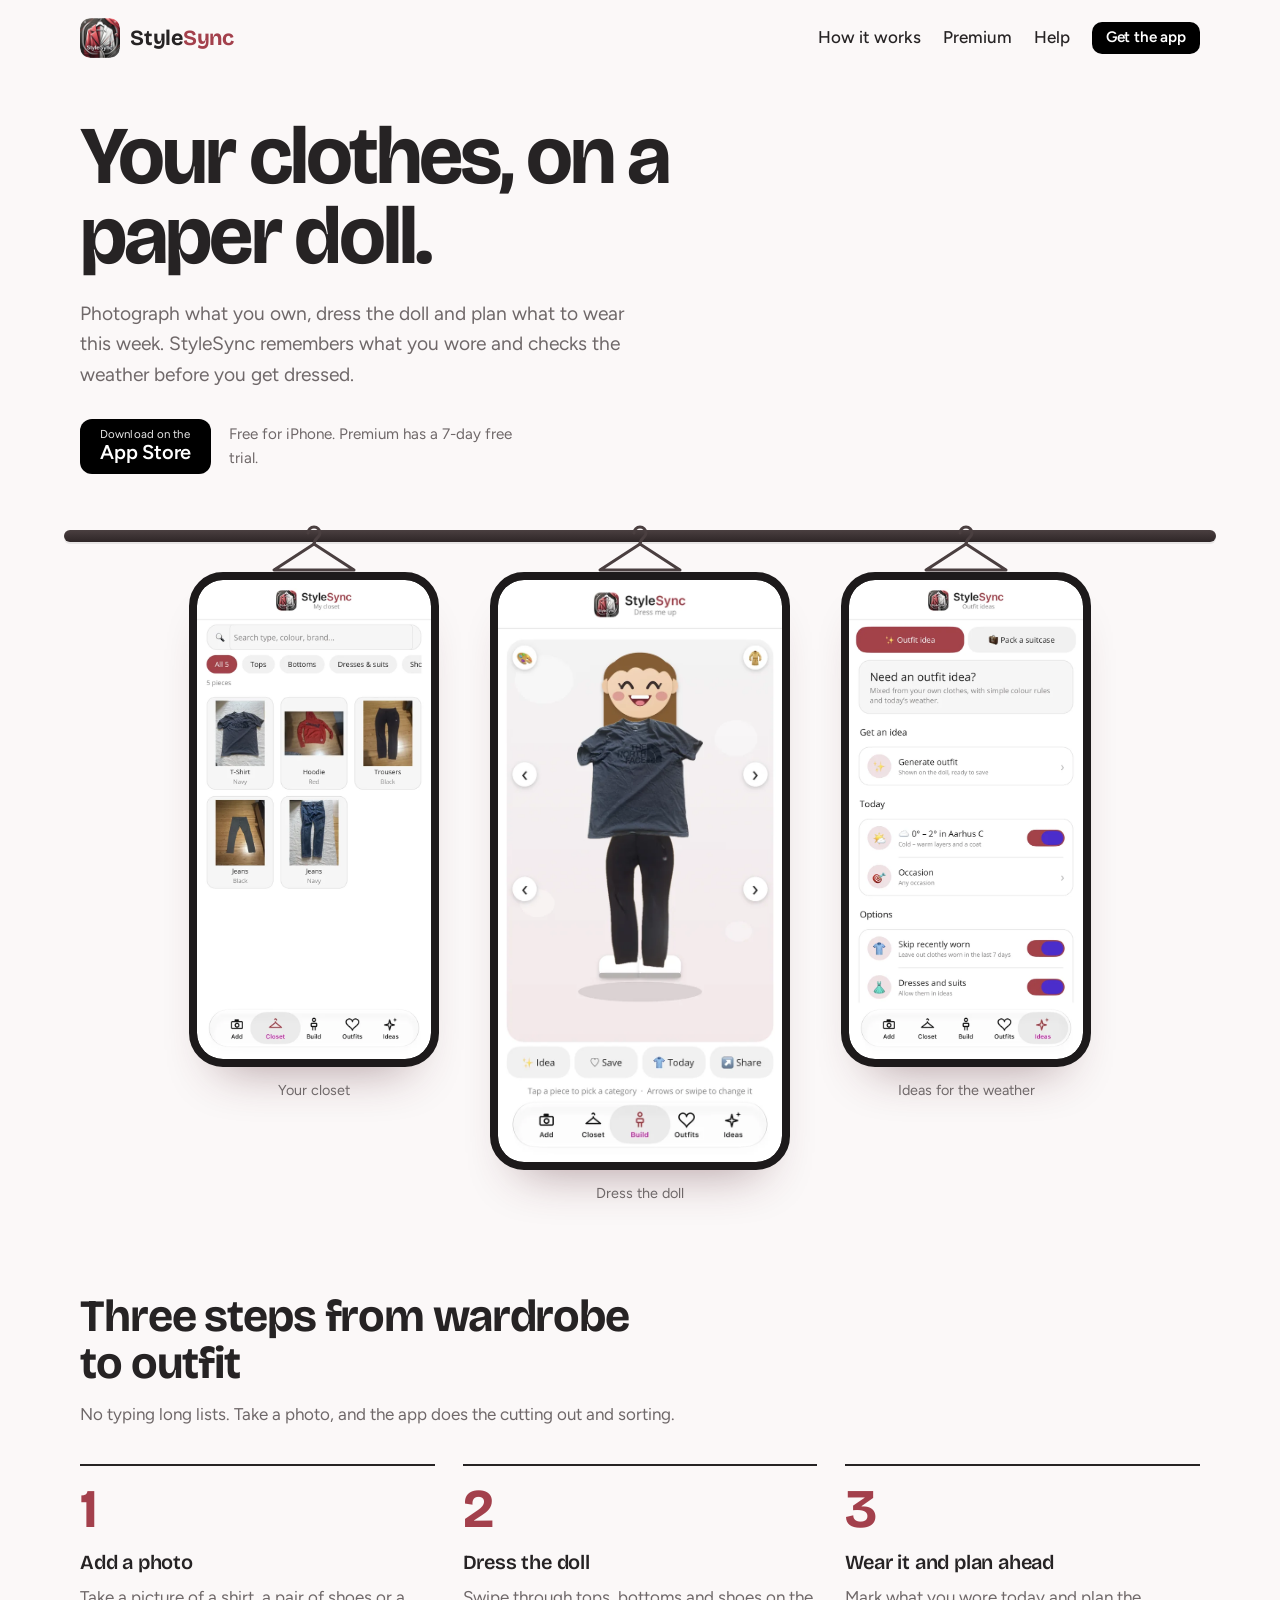
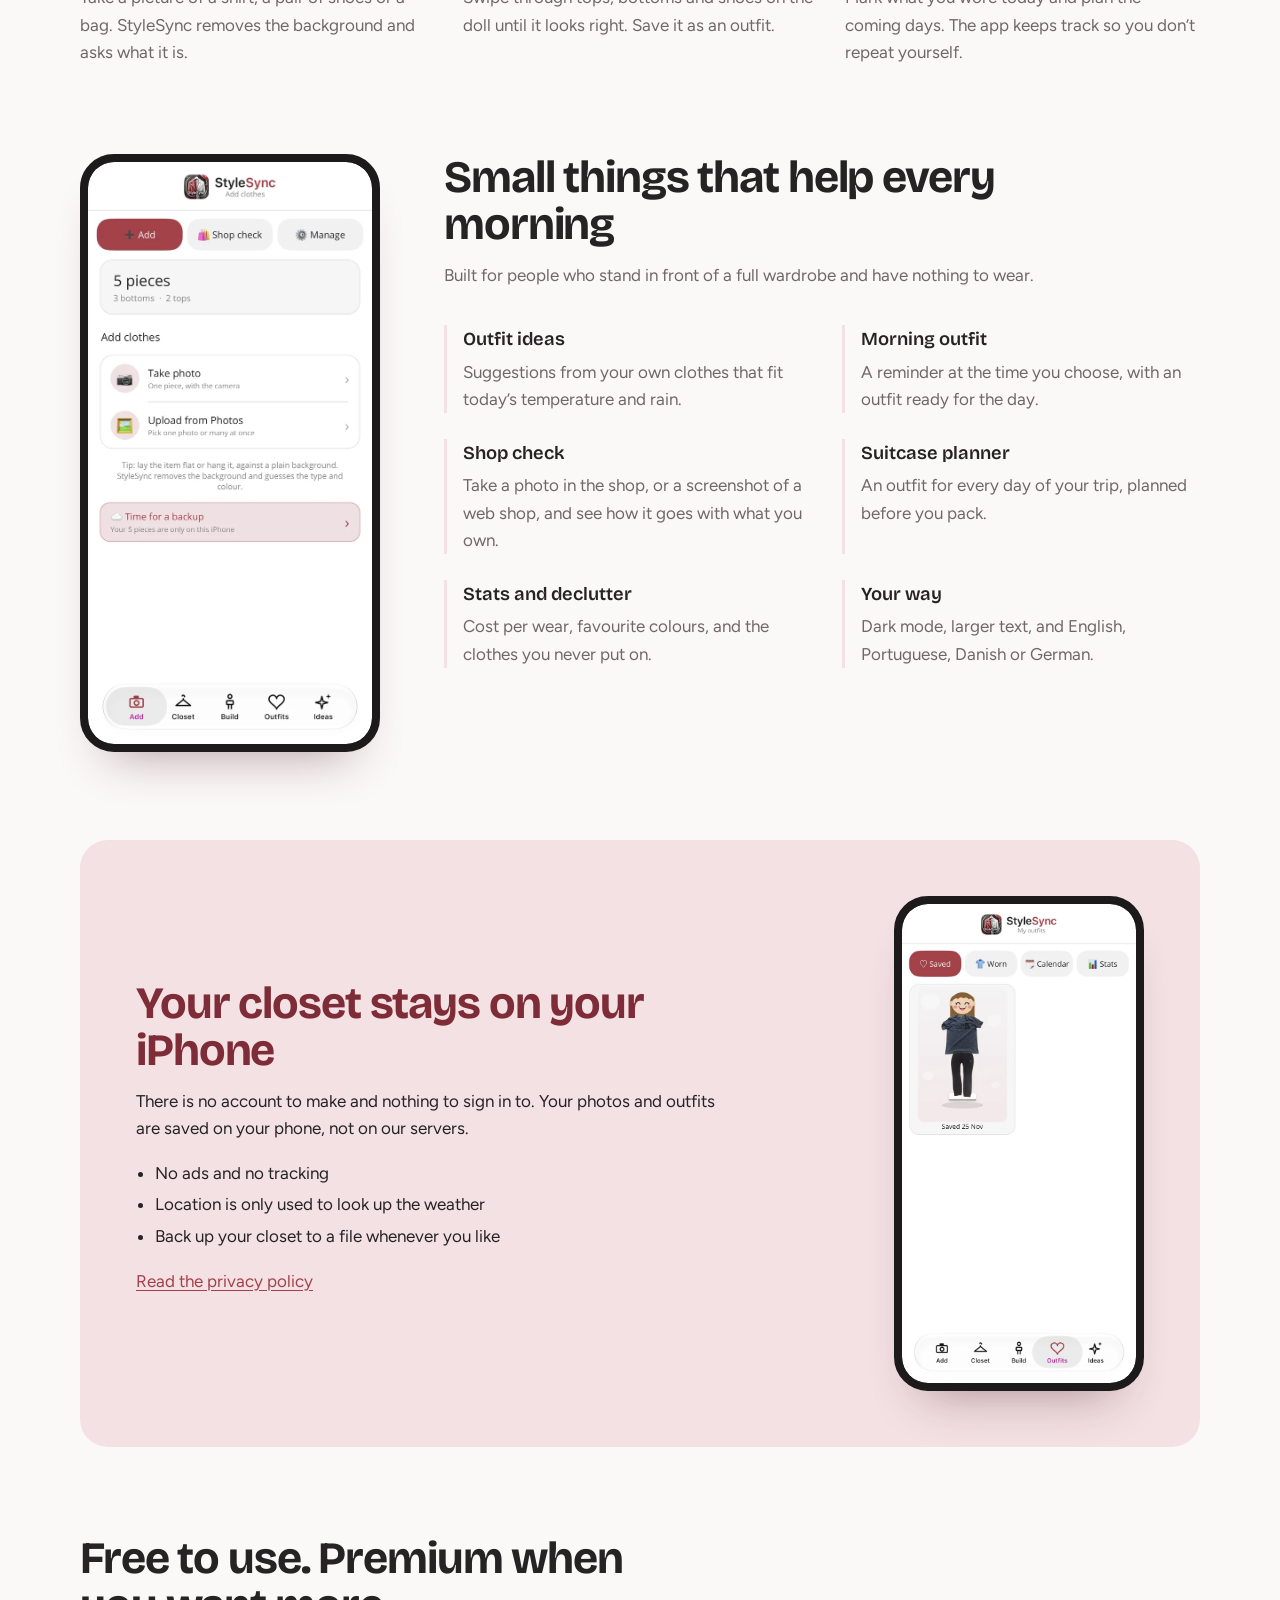
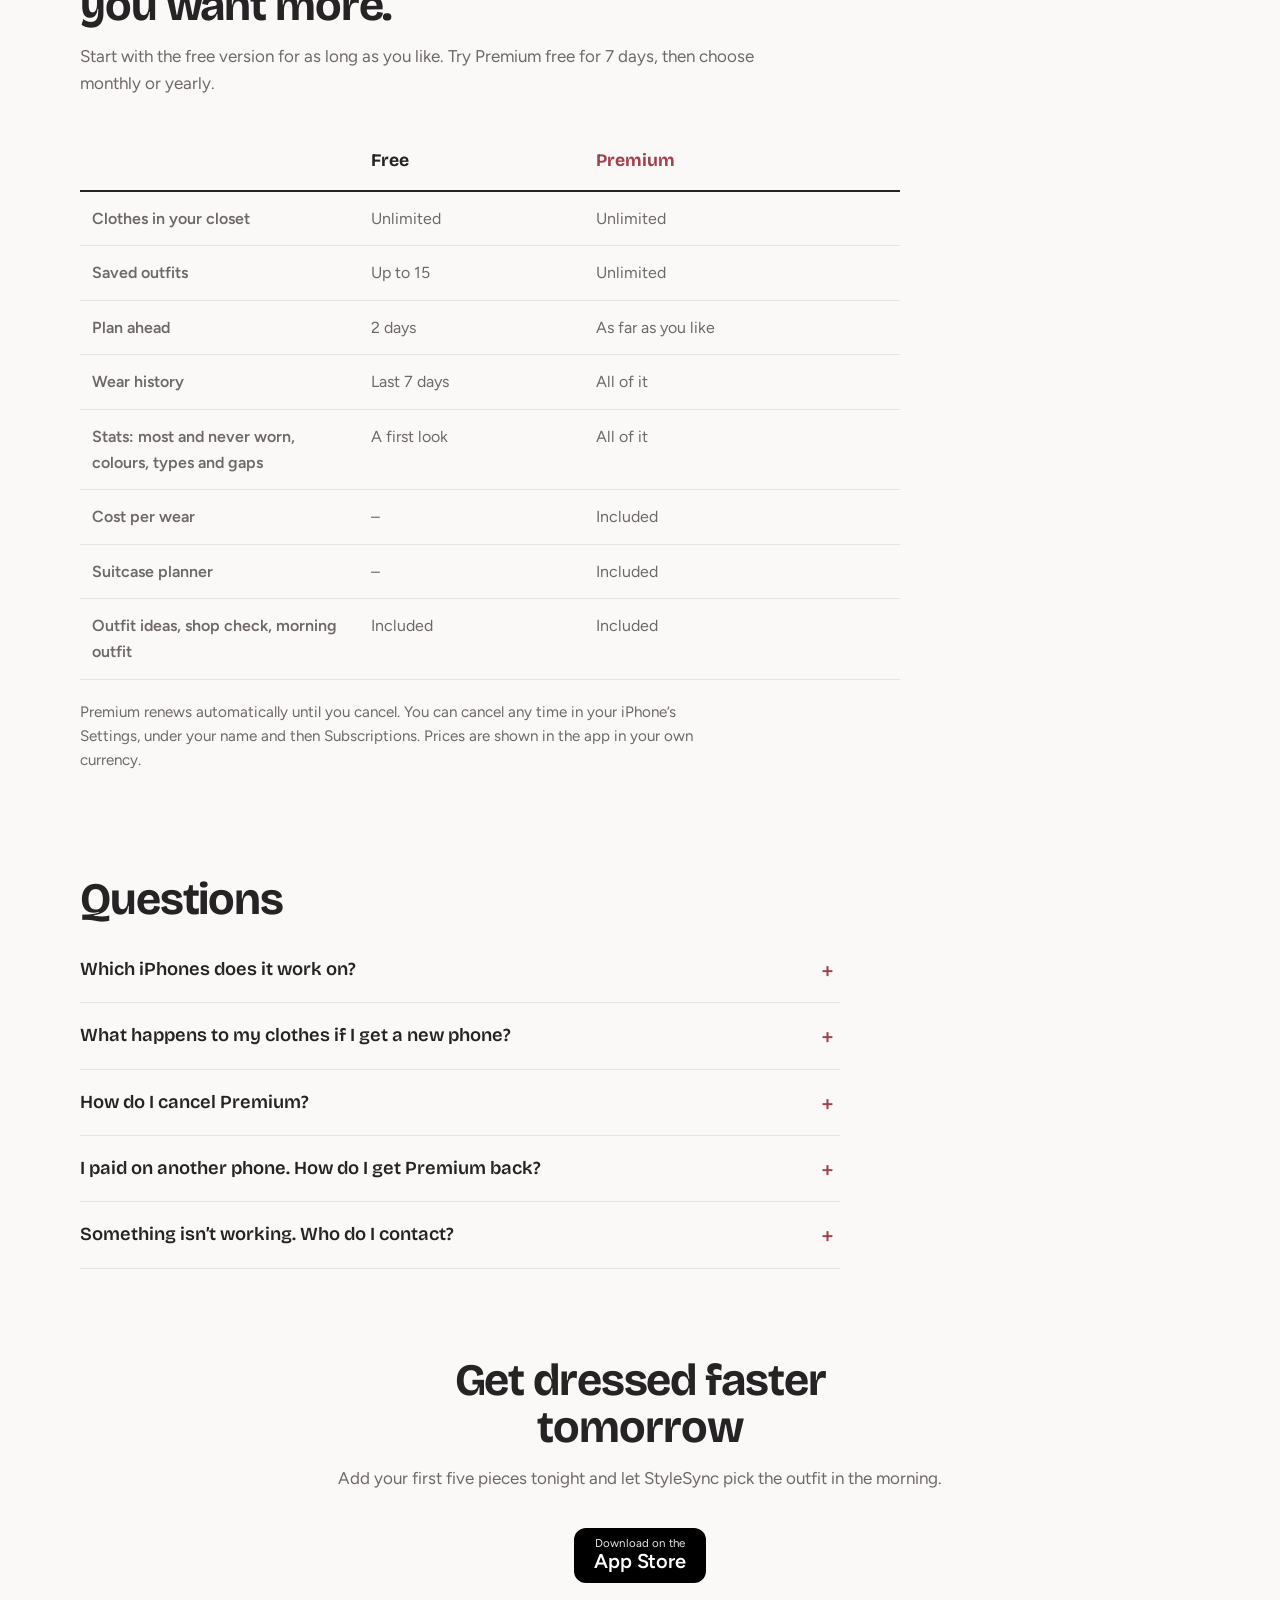
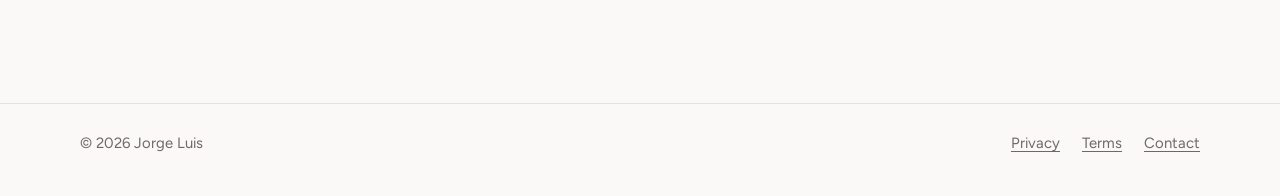
<file: index.html>
<!DOCTYPE html>
<html lang="en">
<head>
<meta charset="utf-8">
<meta name="viewport" content="width=device-width, initial-scale=1">
<title>StyleSync – your closet on a paper doll</title>
<meta name="description" content="StyleSync for iPhone: photograph your clothes, dress a paper doll, plan outfits for the week and the weather. Your closet stays on your phone.">
<link rel="icon" href="img/favicon-64.png">
<link rel="apple-touch-icon" href="img/icon-180.png">
<link rel="preconnect" href="https://fonts.googleapis.com">
<link rel="preconnect" href="https://fonts.gstatic.com" crossorigin>
<link href="https://fonts.googleapis.com/css2?family=Bricolage+Grotesque:opsz,wght@12..96,600;12..96,700&family=Figtree:wght@400;500;600&display=swap" rel="stylesheet">
<link rel="stylesheet" href="style.css">
</head>
<body>

<svg width="0" height="0" style="position:absolute" aria-hidden="true">
  <symbol id="hanger" viewBox="0 0 92 54">
    <path d="M46 20 c0-6 6-6 6-11 a6 6 0 0 0-12 0" fill="none" stroke="currentColor" stroke-width="3" stroke-linecap="round"/>
    <path d="M46 20 L6 46 h80 Z" fill="none" stroke="currentColor" stroke-width="3" stroke-linejoin="round"/>
  </symbol>
</svg>

<header class="wrap top">
  <a class="brand" href="./">
    <img src="img/icon-180.png" alt="" width="40" height="40">
    <span class="wordmark">Style<span>Sync</span></span>
  </a>
  <nav aria-label="Main">
    <a href="#how">How it works</a>
    <a href="#premium">Premium</a>
    <a href="#help">Help</a>
    <a class="store small" href="https://apps.apple.com/app/stylesync/id6740777384"><strong>Get the app</strong></a>
  </nav>
</header>

<main>
  <div class="wrap hero">
    <h1>Your clothes, on a paper doll.</h1>
    <p class="lead">Photograph what you own, dress the doll and plan what to wear this week. StyleSync remembers what you wore and checks the weather before you get dressed.</p>
    <div class="buy">
      <a class="store" href="https://apps.apple.com/app/stylesync/id6740777384">
        <small>Download on the</small>
        <strong>App Store</strong>
      </a>
      <p>Free for iPhone. Premium has a 7-day free trial.</p>
    </div>

    <div class="rail" aria-label="Screens from the app">
      <div class="rail-items">
        <figure class="hang">
          <svg aria-hidden="true"><use href="#hanger"/></svg>
          <div class="phone"><img src="img/closet.webp" width="640" height="1311" alt="The closet screen with clothes grouped by category"></div>
          <figcaption>Your closet</figcaption>
        </figure>
        <figure class="hang main">
          <svg aria-hidden="true"><use href="#hanger"/></svg>
          <div class="phone"><img src="img/build.webp" width="640" height="1311" alt="Building an outfit on the paper doll"></div>
          <figcaption>Dress the doll</figcaption>
        </figure>
        <figure class="hang">
          <svg aria-hidden="true"><use href="#hanger"/></svg>
          <div class="phone"><img src="img/ideas.webp" width="640" height="1311" alt="Outfit ideas for today’s weather"></div>
          <figcaption>Ideas for the weather</figcaption>
        </figure>
      </div>
    </div>
  </div>

  <section id="how" class="wrap">
    <h2>Three steps from wardrobe to outfit</h2>
    <p class="intro">No typing long lists. Take a photo, and the app does the cutting out and sorting.</p>
    <ol class="steps">
      <li>
        <h3>Add a photo</h3>
        <p>Take a picture of a shirt, a pair of shoes or a bag. StyleSync removes the background and asks what it is.</p>
      </li>
      <li>
        <h3>Dress the doll</h3>
        <p>Swipe through tops, bottoms and shoes on the doll until it looks right. Save it as an outfit.</p>
      </li>
      <li>
        <h3>Wear it and plan ahead</h3>
        <p>Mark what you wore today and plan the coming days. The app keeps track so you don’t repeat yourself.</p>
      </li>
    </ol>
  </section>

  <section class="wrap">
    <div class="split">
      <div class="phone"><img src="img/add.webp" width="640" height="1311" alt="Adding a new item of clothing"></div>
      <div>
        <h2>Small things that help every morning</h2>
        <p class="intro">Built for people who stand in front of a full wardrobe and have nothing to wear.</p>
        <dl class="features">
          <div><dt>Outfit ideas</dt><dd>Suggestions from your own clothes that fit today’s temperature and rain.</dd></div>
          <div><dt>Morning outfit</dt><dd>A reminder at the time you choose, with an outfit ready for the day.</dd></div>
          <div><dt>Shop check</dt><dd>Take a photo in the shop, or a screenshot of a web shop, and see how it goes with what you own.</dd></div>
          <div><dt>Suitcase planner</dt><dd>An outfit for every day of your trip, planned before you pack.</dd></div>
          <div><dt>Stats and declutter</dt><dd>Cost per wear, favourite colours, and the clothes you never put on.</dd></div>
          <div><dt>Your way</dt><dd>Dark mode, larger text, and English, Portuguese, Danish or German.</dd></div>
        </dl>
      </div>
    </div>
  </section>

  <section class="wrap">
    <div class="band">
      <div>
        <h2>Your closet stays on your iPhone</h2>
        <p>There is no account to make and nothing to sign in to. Your photos and outfits are saved on your phone, not on our servers.</p>
        <ul>
          <li>No ads and no tracking</li>
          <li>Location is only used to look up the weather</li>
          <li>Back up your closet to a file whenever you like</li>
        </ul>
        <p style="margin-top:18px"><a href="privacy.html">Read the privacy policy</a></p>
      </div>
      <div class="phone"><img src="img/outfits.webp" width="640" height="1311" alt="Saved outfits"></div>
    </div>
  </section>

  <section id="premium" class="wrap">
    <h2>Free to use. Premium when you want more.</h2>
    <p class="intro">Start with the free version for as long as you like. Try Premium free for 7 days, then choose monthly or yearly.</p>
    <table class="compare">
      <thead><tr><th scope="col"><span class="sr">Feature</span></th><th scope="col">Free</th><th scope="col">Premium</th></tr></thead>
      <tbody>
        <tr><td>Clothes in your closet</td><td>Unlimited</td><td>Unlimited</td></tr>
        <tr><td>Saved outfits</td><td>Up to 15</td><td>Unlimited</td></tr>
        <tr><td>Plan ahead</td><td>2 days</td><td>As far as you like</td></tr>
        <tr><td>Wear history</td><td>Last 7 days</td><td>All of it</td></tr>
        <tr><td>Stats: most and never worn, colours, types and gaps</td><td>A first look</td><td>All of it</td></tr>
        <tr><td>Cost per wear</td><td>–</td><td>Included</td></tr>
        <tr><td>Suitcase planner</td><td>–</td><td>Included</td></tr>
        <tr><td>Outfit ideas, shop check, morning outfit</td><td>Included</td><td>Included</td></tr>
      </tbody>
    </table>
    <p class="note">Premium renews automatically until you cancel. You can cancel any time in your iPhone’s Settings, under your name and then Subscriptions. Prices are shown in the app in your own currency.</p>
  </section>

  <section id="help" class="wrap">
    <h2>Questions</h2>
    <div class="faq">
      <details>
        <summary>Which iPhones does it work on?</summary>
        <p>Any iPhone with iOS 15 or newer.</p>
      </details>
      <details>
        <summary>What happens to my clothes if I get a new phone?</summary>
        <p>Open Settings in the app and make a backup. Save the file to iCloud Drive or send it to yourself, then restore it on the new phone.</p>
      </details>
      <details>
        <summary>How do I cancel Premium?</summary>
        <p>Open Settings on your iPhone, tap your name, then Subscriptions, and choose StyleSync. Cancel at least 24 hours before the period ends to avoid the next payment.</p>
      </details>
      <details>
        <summary>I paid on another phone. How do I get Premium back?</summary>
        <p>Sign in with the same Apple ID, open Premium in the app and tap Restore.</p>
      </details>
      <details>
        <summary>Something isn’t working. Who do I contact?</summary>
        <p>Write to <a href="mailto:stylesync.dev@gmail.com">stylesync.dev@gmail.com</a> and tell us which iPhone and iOS version you use. We answer in English, Portuguese and Danish.</p>
      </details>
    </div>
  </section>

  <section class="wrap closing">
    <h2>Get dressed faster tomorrow</h2>
    <p class="intro">Add your first five pieces tonight and let StyleSync pick the outfit in the morning.</p>
    <a class="store" href="https://apps.apple.com/app/stylesync/id6740777384">
      <small>Download on the</small>
      <strong>App Store</strong>
    </a>
  </section>
</main>

<footer>
  <div class="wrap">
    <span>© 2026 Jorge Luis</span>
    <nav aria-label="Legal">
      <a href="privacy.html">Privacy</a>
      <a href="terms.html">Terms</a>
      <a href="mailto:stylesync.dev@gmail.com">Contact</a>
    </nav>
  </div>
</footer>

</body>
</html>
</file>
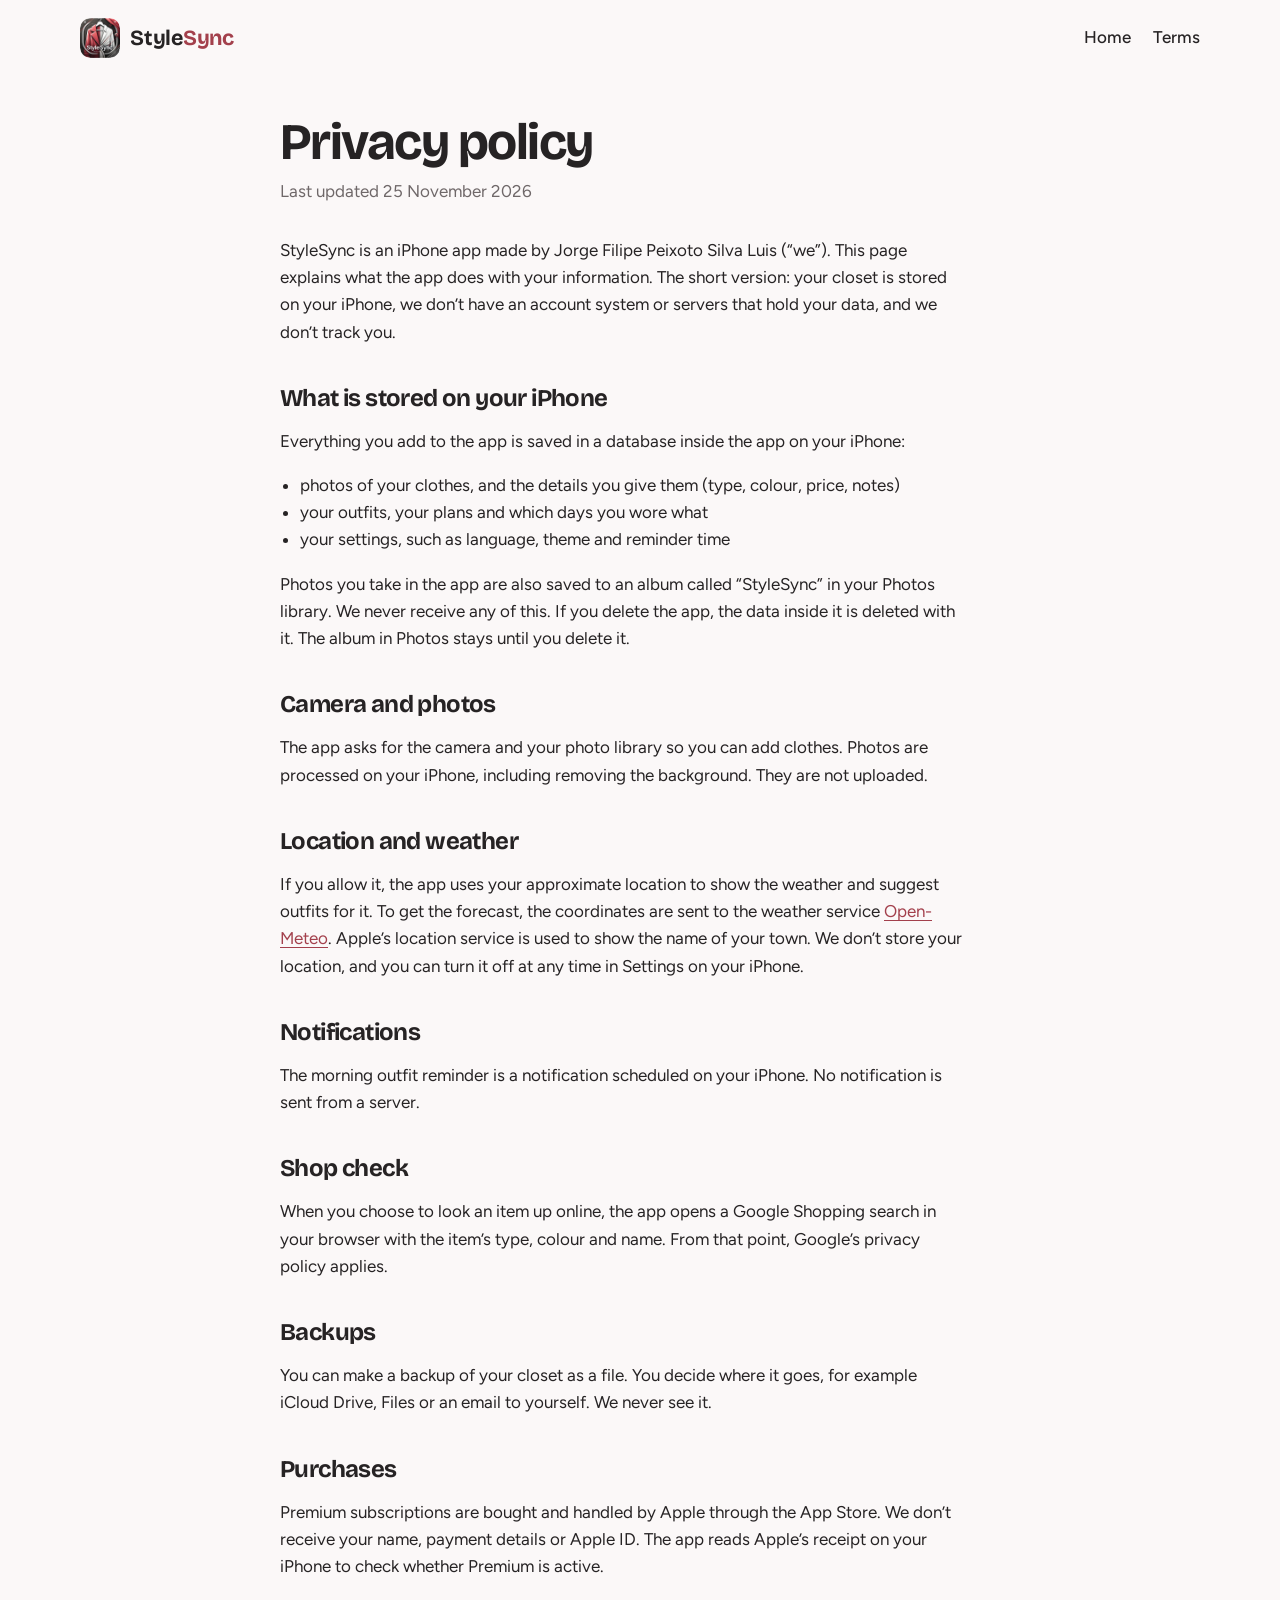
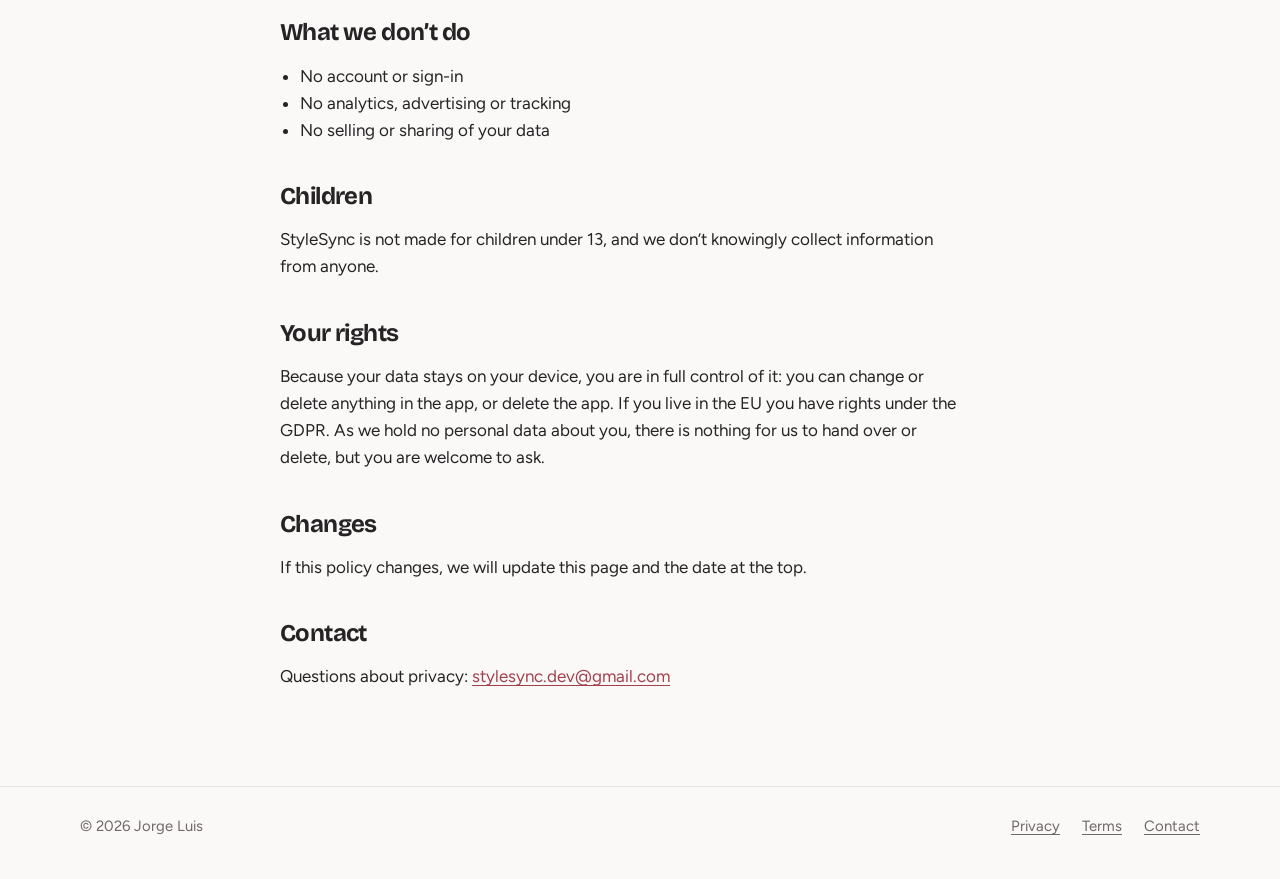
<file: privacy.html>
<!DOCTYPE html>
<html lang="en">
<head>
<meta charset="utf-8">
<meta name="viewport" content="width=device-width, initial-scale=1">
<title>Privacy policy – StyleSync</title>
<link rel="icon" href="img/favicon-64.png">
<link rel="preconnect" href="https://fonts.googleapis.com">
<link rel="preconnect" href="https://fonts.gstatic.com" crossorigin>
<link href="https://fonts.googleapis.com/css2?family=Bricolage+Grotesque:opsz,wght@12..96,600;12..96,700&family=Figtree:wght@400;500;600&display=swap" rel="stylesheet">
<link rel="stylesheet" href="style.css">
</head>
<body>
<header class="wrap top">
  <a class="brand" href="./"><img src="img/icon-180.png" alt="" width="40" height="40"><span class="wordmark">Style<span>Sync</span></span></a>
  <nav aria-label="Main"><a href="./">Home</a><a href="terms.html">Terms</a></nav>
</header>

<main class="wrap doc">
  <h1>Privacy policy</h1>
  <p class="updated">Last updated 25 November 2026</p>

  <p>StyleSync is an iPhone app made by Jorge Filipe Peixoto Silva Luis (“we”). This page explains what the app does with your information. The short version: your closet is stored on your iPhone, we don’t have an account system or servers that hold your data, and we don’t track you.</p>

  <h2>What is stored on your iPhone</h2>
  <p>Everything you add to the app is saved in a database inside the app on your iPhone:</p>
  <ul>
    <li>photos of your clothes, and the details you give them (type, colour, price, notes)</li>
    <li>your outfits, your plans and which days you wore what</li>
    <li>your settings, such as language, theme and reminder time</li>
  </ul>
  <p>Photos you take in the app are also saved to an album called “StyleSync” in your Photos library. We never receive any of this. If you delete the app, the data inside it is deleted with it. The album in Photos stays until you delete it.</p>

  <h2>Camera and photos</h2>
  <p>The app asks for the camera and your photo library so you can add clothes. Photos are processed on your iPhone, including removing the background. They are not uploaded.</p>

  <h2>Location and weather</h2>
  <p>If you allow it, the app uses your approximate location to show the weather and suggest outfits for it. To get the forecast, the coordinates are sent to the weather service <a href="https://open-meteo.com/">Open-Meteo</a>. Apple’s location service is used to show the name of your town. We don’t store your location, and you can turn it off at any time in Settings on your iPhone.</p>

  <h2>Notifications</h2>
  <p>The morning outfit reminder is a notification scheduled on your iPhone. No notification is sent from a server.</p>

  <h2>Shop check</h2>
  <p>When you choose to look an item up online, the app opens a Google Shopping search in your browser with the item’s type, colour and name. From that point, Google’s privacy policy applies.</p>

  <h2>Backups</h2>
  <p>You can make a backup of your closet as a file. You decide where it goes, for example iCloud Drive, Files or an email to yourself. We never see it.</p>

  <h2>Purchases</h2>
  <p>Premium subscriptions are bought and handled by Apple through the App Store. We don’t receive your name, payment details or Apple ID. The app reads Apple’s receipt on your iPhone to check whether Premium is active.</p>

  <h2>What we don’t do</h2>
  <ul>
    <li>No account or sign-in</li>
    <li>No analytics, advertising or tracking</li>
    <li>No selling or sharing of your data</li>
  </ul>

  <h2>Children</h2>
  <p>StyleSync is not made for children under 13, and we don’t knowingly collect information from anyone.</p>

  <h2>Your rights</h2>
  <p>Because your data stays on your device, you are in full control of it: you can change or delete anything in the app, or delete the app. If you live in the EU you have rights under the GDPR. As we hold no personal data about you, there is nothing for us to hand over or delete, but you are welcome to ask.</p>

  <h2>Changes</h2>
  <p>If this policy changes, we will update this page and the date at the top.</p>

  <h2>Contact</h2>
  <p>Questions about privacy: <a href="mailto:stylesync.dev@gmail.com">stylesync.dev@gmail.com</a></p>
</main>

<footer>
  <div class="wrap">
    <span>© 2026 Jorge Luis</span>
    <nav aria-label="Legal"><a href="privacy.html">Privacy</a><a href="terms.html">Terms</a><a href="mailto:stylesync.dev@gmail.com">Contact</a></nav>
  </div>
</footer>
</body>
</html>
</file>
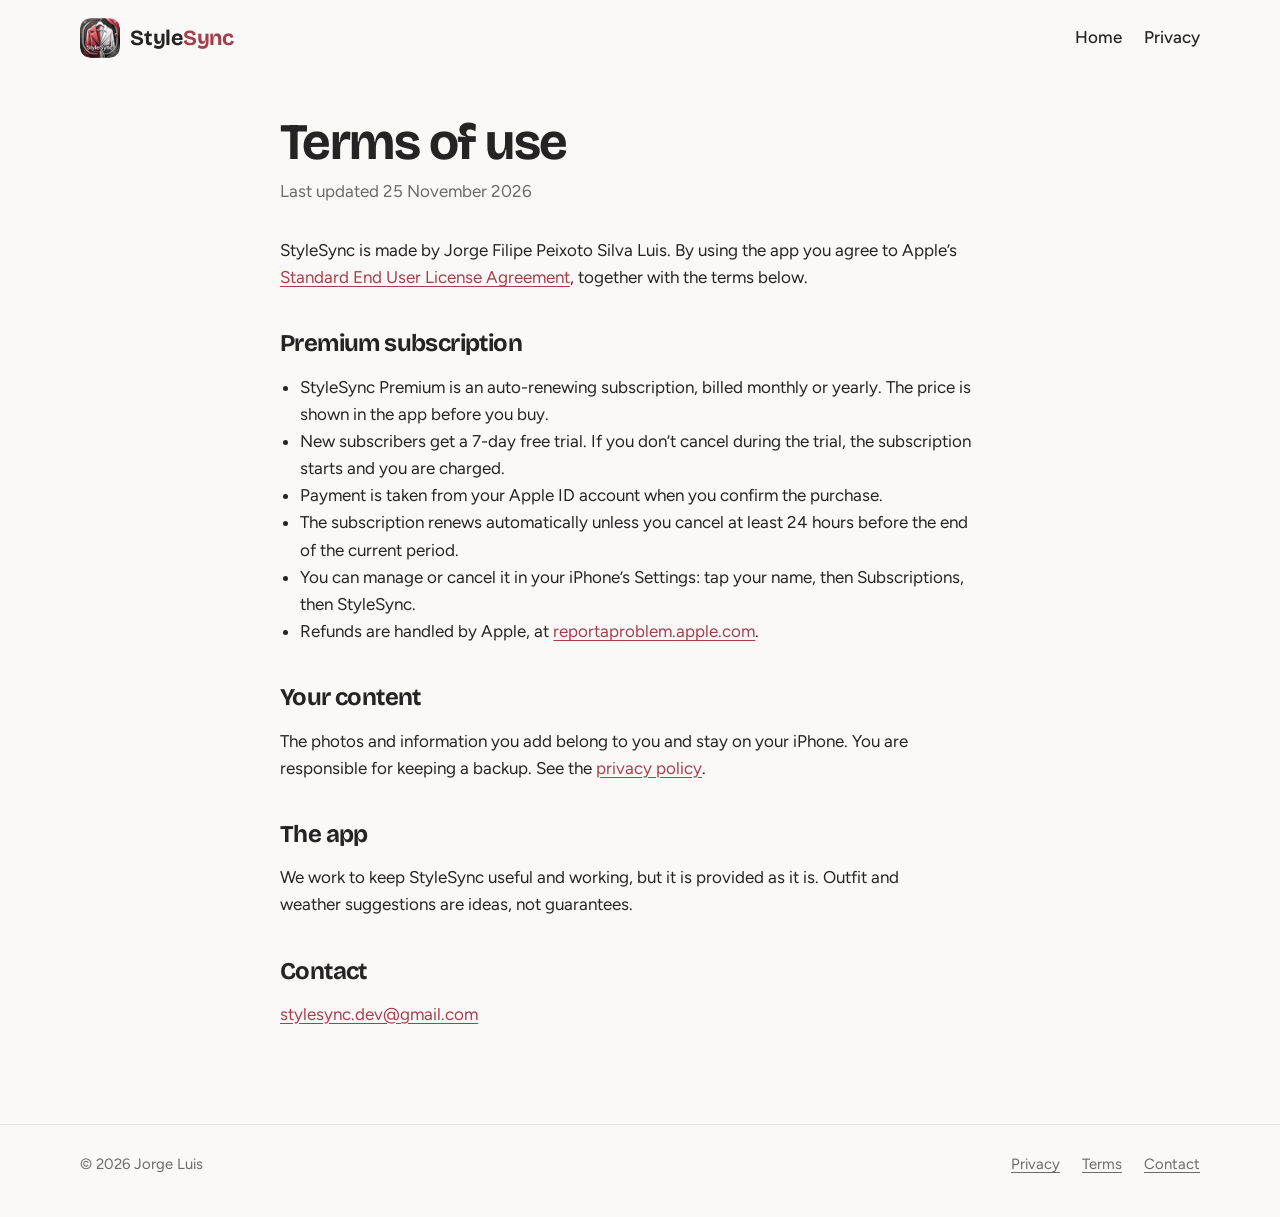
<file: terms.html>
<!DOCTYPE html>
<html lang="en">
<head>
<meta charset="utf-8">
<meta name="viewport" content="width=device-width, initial-scale=1">
<title>Terms of use – StyleSync</title>
<link rel="icon" href="img/favicon-64.png">
<link rel="preconnect" href="https://fonts.googleapis.com">
<link rel="preconnect" href="https://fonts.gstatic.com" crossorigin>
<link href="https://fonts.googleapis.com/css2?family=Bricolage+Grotesque:opsz,wght@12..96,600;12..96,700&family=Figtree:wght@400;500;600&display=swap" rel="stylesheet">
<link rel="stylesheet" href="style.css">
</head>
<body>
<header class="wrap top">
  <a class="brand" href="./"><img src="img/icon-180.png" alt="" width="40" height="40"><span class="wordmark">Style<span>Sync</span></span></a>
  <nav aria-label="Main"><a href="./">Home</a><a href="privacy.html">Privacy</a></nav>
</header>

<main class="wrap doc">
  <h1>Terms of use</h1>
  <p class="updated">Last updated 25 November 2026</p>

  <p>StyleSync is made by Jorge Filipe Peixoto Silva Luis. By using the app you agree to Apple’s <a href="https://www.apple.com/legal/internet-services/itunes/dev/stdeula/">Standard End User License Agreement</a>, together with the terms below.</p>

  <h2>Premium subscription</h2>
  <ul>
    <li>StyleSync Premium is an auto-renewing subscription, billed monthly or yearly. The price is shown in the app before you buy.</li>
    <li>New subscribers get a 7-day free trial. If you don’t cancel during the trial, the subscription starts and you are charged.</li>
    <li>Payment is taken from your Apple ID account when you confirm the purchase.</li>
    <li>The subscription renews automatically unless you cancel at least 24 hours before the end of the current period.</li>
    <li>You can manage or cancel it in your iPhone’s Settings: tap your name, then Subscriptions, then StyleSync.</li>
    <li>Refunds are handled by Apple, at <a href="https://reportaproblem.apple.com/">reportaproblem.apple.com</a>.</li>
  </ul>

  <h2>Your content</h2>
  <p>The photos and information you add belong to you and stay on your iPhone. You are responsible for keeping a backup. See the <a href="privacy.html">privacy policy</a>.</p>

  <h2>The app</h2>
  <p>We work to keep StyleSync useful and working, but it is provided as it is. Outfit and weather suggestions are ideas, not guarantees.</p>

  <h2>Contact</h2>
  <p><a href="mailto:stylesync.dev@gmail.com">stylesync.dev@gmail.com</a></p>
</main>

<footer>
  <div class="wrap">
    <span>© 2026 Jorge Luis</span>
    <nav aria-label="Legal"><a href="privacy.html">Privacy</a><a href="terms.html">Terms</a><a href="mailto:stylesync.dev@gmail.com">Contact</a></nav>
  </div>
</footer>
</body>
</html>
</file>
<file: style.css>
/* StyleSync website – same colours as the app */
:root {
  --chalk: #FBF8F8;   /* page */
  --paper: #FFFFFF;
  --blush: #F3E1E3;   /* soft pink, as the round icons in the app */
  --wine:  #A3404C;   /* StyleSync red, as the selected buttons */
  --wine-deep: #7E2C37;
  --ink:   #262324;
  --graphite: #6F6869;
  --line:  #E5E2E2;
  --rail:  #4A3F40;   /* the clothes rail */
  --display: "Bricolage Grotesque", "Figtree", system-ui, sans-serif;
  --body: "Figtree", system-ui, -apple-system, sans-serif;
  --measure: 62ch;
}

* { box-sizing: border-box; }
html { -webkit-text-size-adjust: 100%; }
body {
  margin: 0;
  background: var(--chalk);
  color: var(--ink);
  font-family: var(--body);
  font-size: 1.0625rem;
  line-height: 1.6;
}
img { max-width: 100%; display: block; }
a { color: var(--wine); text-underline-offset: 0.18em; }
a:hover { color: var(--wine-deep); }
:focus-visible { outline: 3px solid var(--wine); outline-offset: 3px; border-radius: 6px; }

.wrap { width: min(1120px, 100% - 32px); margin-inline: auto; }

/* ---------- header ---------- */
.top {
  display: flex; align-items: center; justify-content: space-between;
  padding: 18px 0;
}
.brand { display: flex; align-items: center; gap: 10px; text-decoration: none; color: var(--ink); }
.brand img { width: 40px; height: 40px; border-radius: 10px; }
.wordmark { font-family: var(--display); font-weight: 700; font-size: 1.35rem; letter-spacing: -0.01em; }
.wordmark span { color: var(--wine); }
.top nav { display: flex; gap: 22px; align-items: center; }
.top nav a { color: var(--ink); text-decoration: none; font-weight: 500; }
.top nav a:hover { color: var(--wine); }

/* ---------- buttons ---------- */
.store {
  display: inline-flex; flex-direction: column; justify-content: center;
  background: #000; color: #fff; text-decoration: none;
  border-radius: 12px; padding: 9px 20px 10px; line-height: 1.15;
  min-height: 52px;
}
.store small { font-size: 0.72rem; letter-spacing: 0.01em; opacity: 0.9; }
.store strong { font-size: 1.25rem; font-weight: 600; letter-spacing: -0.01em; }
.store:hover { color: #fff; background: #222; }
.store.small { min-height: 0; padding: 7px 14px; border-radius: 10px; }
.store.small strong { font-size: 0.95rem; }

/* ---------- hero ---------- */
.hero { padding: 40px 0 0; }
.hero h1 {
  font-family: var(--display);
  font-weight: 700;
  font-size: clamp(2.6rem, 6.4vw, 5.2rem);
  line-height: 0.98;
  letter-spacing: -0.035em;
  margin: 0 0 22px;
  max-width: 13ch;
}
.hero .lead { font-size: 1.2rem; color: var(--graphite); max-width: 46ch; margin: 0 0 28px; }
.hero .buy { display: flex; flex-wrap: wrap; align-items: center; gap: 14px 18px; }
.hero .buy p { margin: 0; color: var(--graphite); font-size: 0.95rem; max-width: 30ch; }

/* The clothes rail: the app's screens hang from it like garments */
.rail {
  position: relative;
  margin-top: 56px;
  padding-top: 26px;
}
.rail::before {             /* the bar */
  content: ""; position: absolute; left: -16px; right: -16px; top: 0; height: 12px;
  background: linear-gradient(var(--rail), #2E2627);
  border-radius: 6px;
  box-shadow: 0 2px 0 rgba(0,0,0,.08);
}
.rail-items {
  display: flex; justify-content: center; align-items: flex-start;
  gap: clamp(12px, 4vw, 56px);
}
.hang {
  display: flex; flex-direction: column; align-items: center;
  transform-origin: 50% -26px;
  margin: 0;
}
.hang svg { width: 92px; height: 54px; margin-top: -32px; margin-bottom: -6px; color: var(--rail); }
.hang figcaption { font-size: 0.9rem; color: var(--graphite); margin-top: 12px; }
.phone {
  width: clamp(150px, 22vw, 250px);
  border-radius: 34px;
  border: 8px solid #1d1a1b;
  background: #1d1a1b;
  overflow: hidden;
  box-shadow: 0 30px 50px -30px rgba(80, 30, 40, .45);
}
.phone img { border-radius: 26px; width: 100%; height: auto; }
.hang.main .phone { width: clamp(190px, 27vw, 300px); }

@media (prefers-reduced-motion: no-preference) {
  .hang { animation: settle 1.6s cubic-bezier(.3,.6,.3,1) both; }
  .hang:nth-child(1) { animation-delay: .05s; --tilt: -5deg; }
  .hang:nth-child(2) { animation-delay: 0s;   --tilt: 4deg; }
  .hang:nth-child(3) { animation-delay: .1s;  --tilt: 6deg; }
  @keyframes settle {
    0%   { transform: rotate(var(--tilt)); }
    35%  { transform: rotate(calc(var(--tilt) * -0.5)); }
    65%  { transform: rotate(calc(var(--tilt) * 0.2)); }
    100% { transform: rotate(0deg); }
  }
}

@media (max-width: 700px) {
  .top nav a:not(.store) { display: none; }
  .rail-items { gap: 0; }
  .hang:not(.main) { margin-top: 40px; }
  .hang:not(.main) .phone { width: 118px; border-width: 5px; border-radius: 22px; }
  .hang:not(.main) .phone img { border-radius: 17px; }
  .hang:first-child { margin-right: -26px; z-index: 0; }
  .hang:last-child { margin-left: -26px; z-index: 0; }
  .hang.main { z-index: 1; }
  .hang.main .phone { width: 190px; border-width: 6px; border-radius: 28px; }
  .hang svg { width: 64px; }
  .hang figcaption { display: none; }
}

/* ---------- sections ---------- */
section { padding: 88px 0 0; }
h2 {
  font-family: var(--display);
  font-weight: 700;
  font-size: clamp(1.9rem, 3.6vw, 2.8rem);
  line-height: 1.05;
  letter-spacing: -0.025em;
  margin: 0 0 14px;
  max-width: 20ch;
}
h3 { font-family: var(--display); font-weight: 600; font-size: 1.25rem; letter-spacing: -0.01em; margin: 0 0 6px; }
.intro { color: var(--graphite); max-width: var(--measure); margin: 0 0 36px; }

/* How it works: a real sequence */
.steps { list-style: none; margin: 0; padding: 0; display: grid; grid-template-columns: repeat(3, 1fr); gap: 28px; counter-reset: step; }
.steps li { counter-increment: step; border-top: 2px solid var(--ink); padding-top: 16px; }
.steps li::before {
  content: counter(step);
  display: block; font-family: var(--display); font-weight: 700;
  font-size: 3.4rem; line-height: 1; color: var(--wine); margin-bottom: 10px;
}
.steps p { margin: 0; color: var(--graphite); }
@media (max-width: 800px) { .steps { grid-template-columns: 1fr; } }

/* Features: a picture and a plain list */
.split { display: grid; grid-template-columns: minmax(0, 300px) 1fr; gap: 64px; align-items: start; }
.split .phone { width: 100%; max-width: 300px; }
.features { margin: 0; display: grid; grid-template-columns: 1fr 1fr; gap: 26px 40px; }
.features div { border-left: 3px solid var(--blush); padding-left: 16px; }
.features dt { font-family: var(--display); font-weight: 600; font-size: 1.15rem; margin-bottom: 4px; }
.features dd { margin: 0; color: var(--graphite); }
@media (max-width: 900px) {
  .split { grid-template-columns: 1fr; gap: 36px; }
  .split .phone { max-width: 240px; margin-inline: auto; }
}
@media (max-width: 560px) { .features { grid-template-columns: 1fr; } }

/* Privacy band */
.band {
  background: var(--blush);
  border-radius: 28px;
  padding: clamp(28px, 5vw, 56px);
  display: grid; grid-template-columns: 1fr minmax(0, 250px); gap: 48px; align-items: center;
}
.band h2 { color: var(--wine-deep); }
.band p { max-width: 54ch; margin: 0 0 12px; }
.band ul { margin: 18px 0 0; padding-left: 1.1em; }
.band li { margin: 4px 0; }
@media (max-width: 800px) {
  .band { grid-template-columns: 1fr; }
  .band .phone { max-width: 220px; margin-inline: auto; }
}

/* Premium comparison */
.compare { width: 100%; max-width: 820px; border-collapse: collapse; font-size: 1rem; }
.compare th, .compare td { text-align: left; padding: 14px 12px; border-bottom: 1px solid var(--line); vertical-align: top; }
.compare thead th { font-family: var(--display); font-size: 1.1rem; border-bottom: 2px solid var(--ink); }
.compare thead th:last-child { color: var(--wine); }
.compare td:first-child { font-weight: 600; width: 34%; }
.compare td { color: var(--graphite); }
.note { color: var(--graphite); max-width: var(--measure); margin-top: 20px; font-size: 0.95rem; }
@media (max-width: 560px) { .compare th, .compare td { padding: 12px 6px; font-size: 0.93rem; } }

/* FAQ */
.faq { max-width: 760px; }
.faq details { border-bottom: 1px solid var(--line); }
.faq summary {
  cursor: pointer; list-style: none; padding: 18px 36px 18px 0; position: relative;
  font-family: var(--display); font-weight: 600; font-size: 1.15rem;
}
.faq summary::-webkit-details-marker { display: none; }
.faq summary::after {
  content: "+"; position: absolute; right: 6px; top: 14px; font-size: 1.6rem; font-weight: 400; color: var(--wine);
}
.faq details[open] summary::after { content: "–"; }
.faq details p { margin: 0 0 18px; color: var(--graphite); max-width: var(--measure); }

/* Closing call to action and footer */
.closing { text-align: center; padding-bottom: 24px; }
.closing h2 { margin-inline: auto; }
.closing .intro { margin-inline: auto; }
footer {
  margin-top: 96px; border-top: 1px solid var(--line);
  padding: 28px 0 40px; color: var(--graphite); font-size: 0.93rem;
}
footer .wrap { display: flex; flex-wrap: wrap; gap: 12px 28px; justify-content: space-between; }
footer nav { display: flex; gap: 22px; }
footer a { color: var(--graphite); }

/* ---------- text pages (privacy, terms) ---------- */
.doc { max-width: 720px; padding: 40px 0 0; }
.doc h1 { font-family: var(--display); font-size: clamp(2.2rem, 5vw, 3.2rem); letter-spacing: -0.03em; line-height: 1.05; margin: 0 0 8px; }
.doc .updated { color: var(--graphite); margin: 0 0 32px; }
.doc h2 { font-size: 1.5rem; margin: 40px 0 10px; max-width: none; }
.doc p, .doc li { max-width: var(--measure); }
.doc ul { padding-left: 1.2em; }
.doc table { border-collapse: collapse; width: 100%; margin: 12px 0; font-size: 0.97rem; }
.doc th, .doc td { text-align: left; border-bottom: 1px solid var(--line); padding: 10px 8px; vertical-align: top; }
.doc th { font-family: var(--display); }
.sr { position:absolute; width:1px; height:1px; overflow:hidden; clip:rect(0 0 0 0); white-space:nowrap; }
.top nav a.store, .top nav a.store:hover { color: #fff; }
</file>
